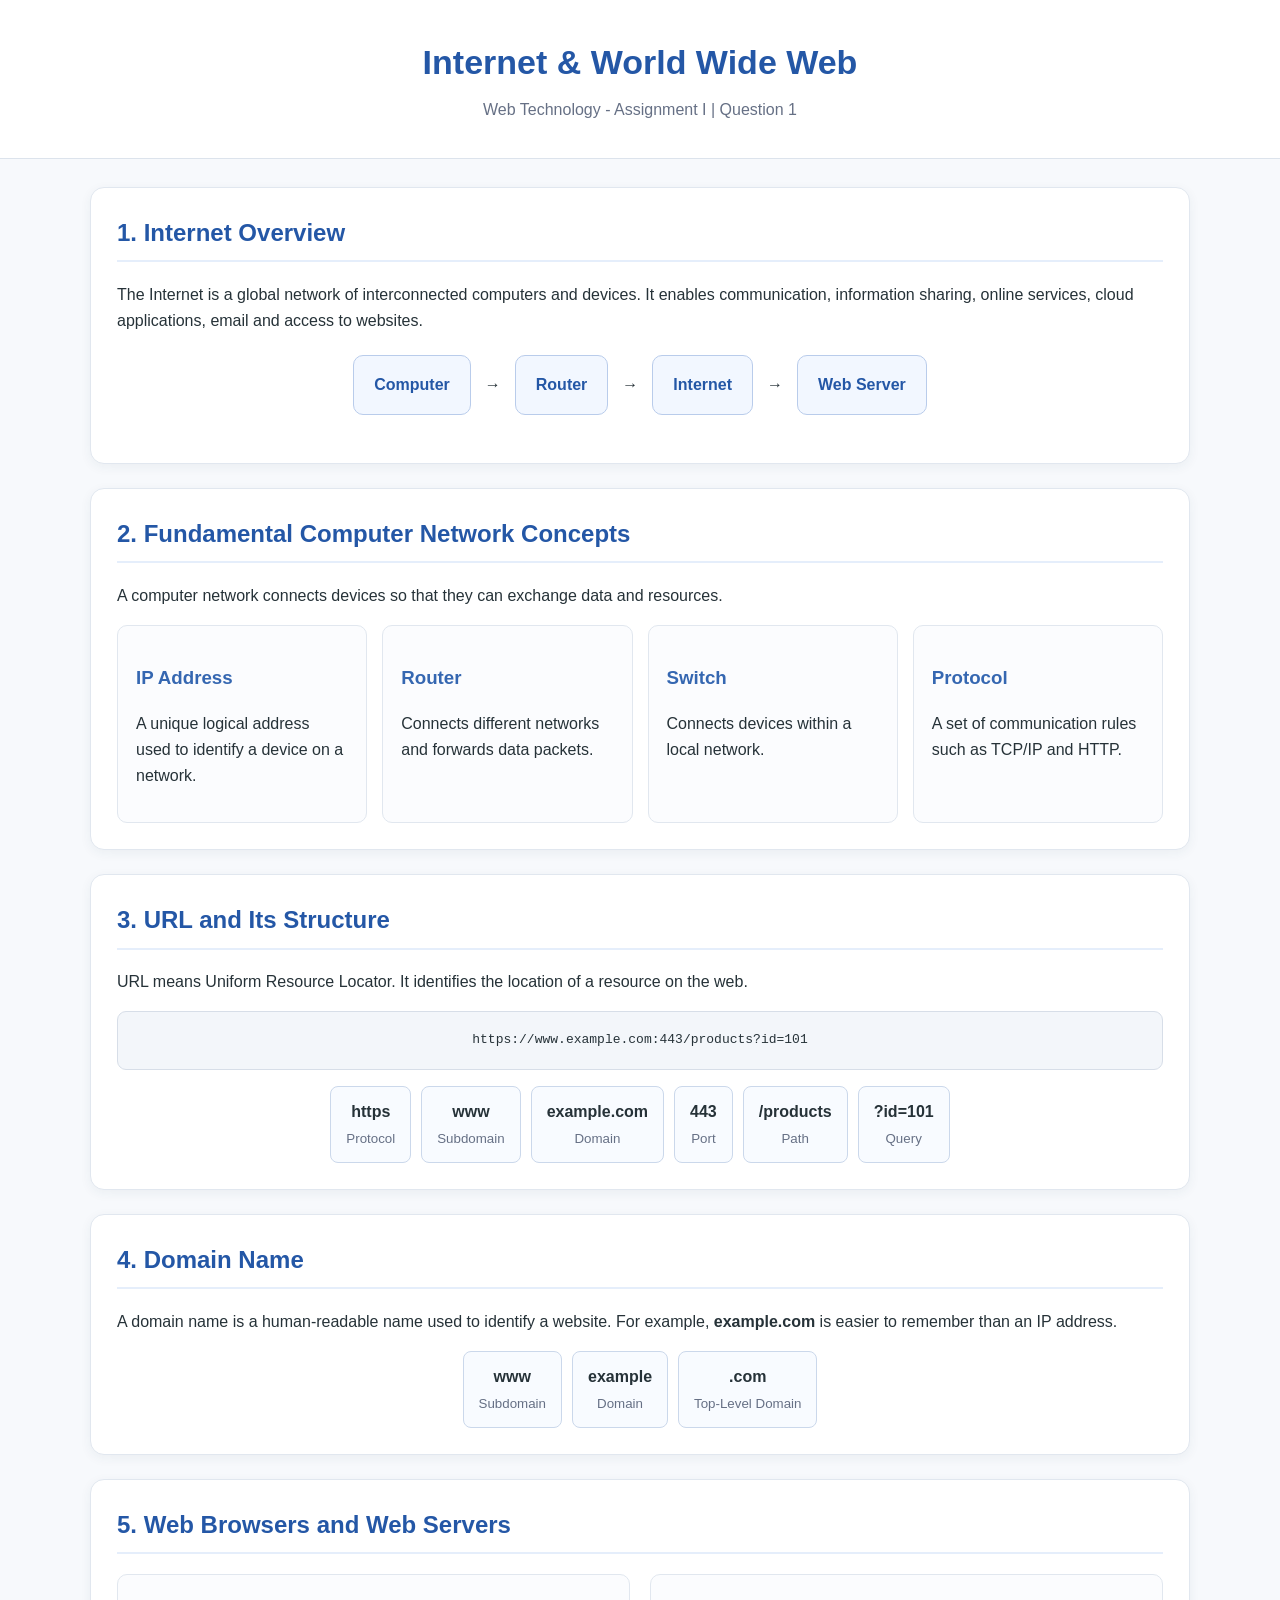
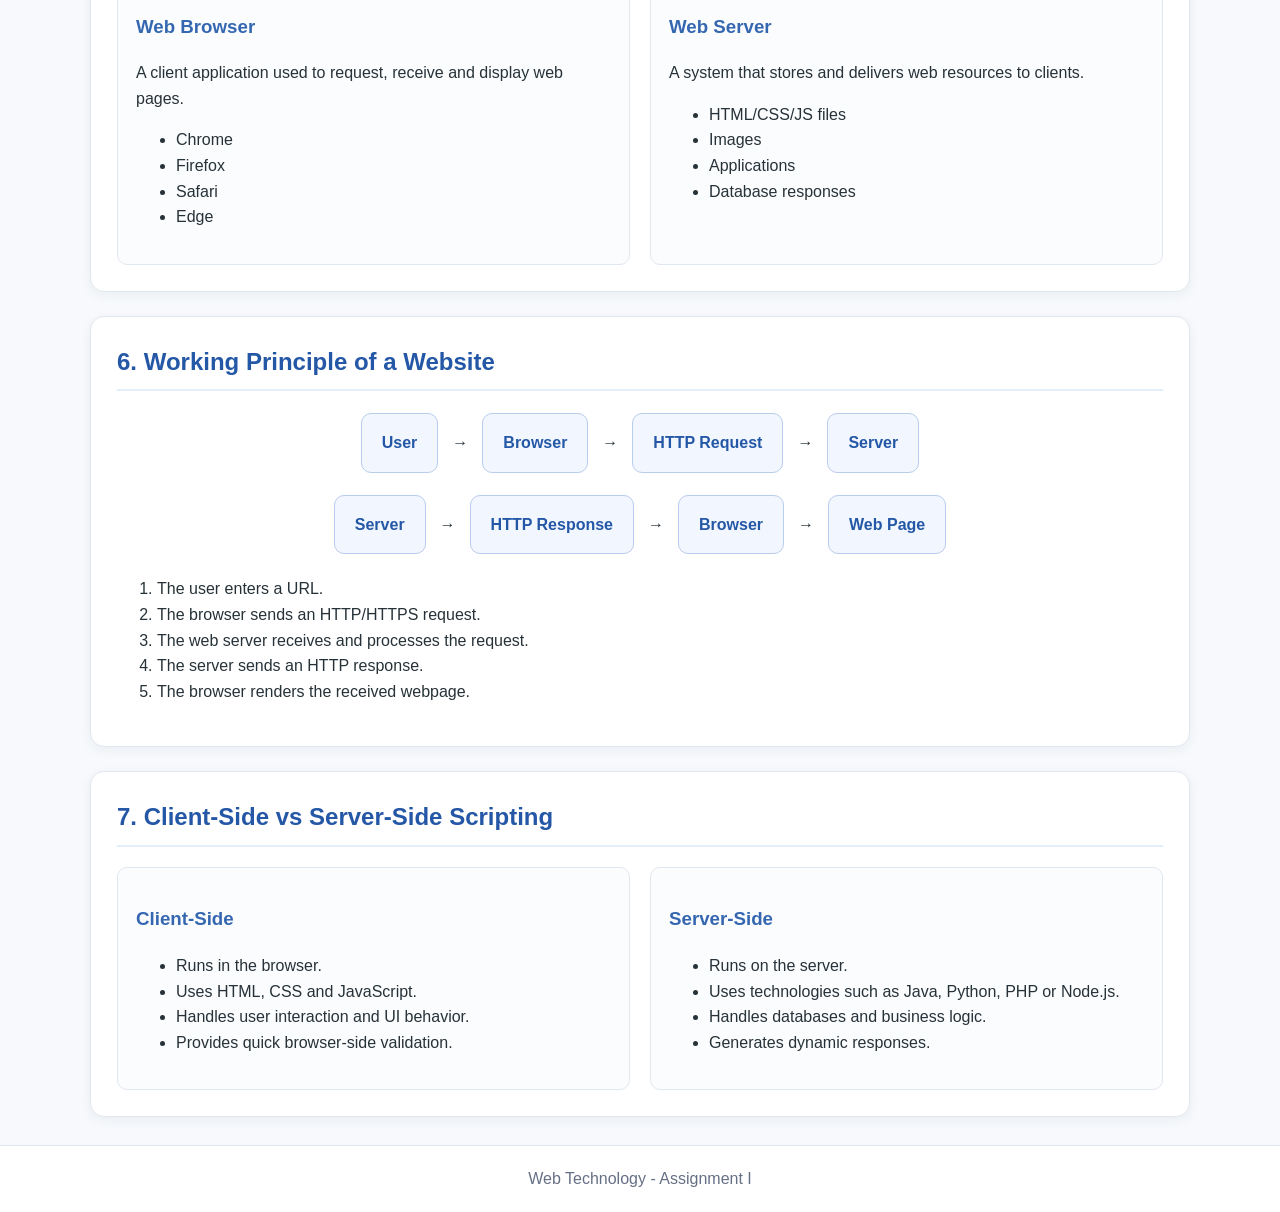
<file: Q1_Internet_and_Web/index.html>
<!DOCTYPE html>
<html lang="en">
<head>
    <meta charset="UTF-8">
    <meta name="viewport" content="width=device-width, initial-scale=1.0">
    <title>Q1 - Internet and Web Fundamentals</title>
    <link rel="stylesheet" href="style.css">
</head>
<body>
<header>
    <h1>Internet & World Wide Web</h1>
    <p>Web Technology - Assignment I | Question 1</p>
</header>

<main>
    <section>
        <h2>1. Internet Overview</h2>
        <p>
            The Internet is a global network of interconnected computers and devices.
            It enables communication, information sharing, online services, cloud
            applications, email and access to websites.
        </p>
        <div class="diagram">
            <div class="box">Computer</div><span>→</span>
            <div class="box">Router</div><span>→</span>
            <div class="box">Internet</div><span>→</span>
            <div class="box">Web Server</div>
        </div>
    </section>

    <section>
        <h2>2. Fundamental Computer Network Concepts</h2>
        <p>A computer network connects devices so that they can exchange data and resources.</p>
        <div class="cards">
            <article><h3>IP Address</h3><p>A unique logical address used to identify a device on a network.</p></article>
            <article><h3>Router</h3><p>Connects different networks and forwards data packets.</p></article>
            <article><h3>Switch</h3><p>Connects devices within a local network.</p></article>
            <article><h3>Protocol</h3><p>A set of communication rules such as TCP/IP and HTTP.</p></article>
        </div>
    </section>

    <section>
        <h2>3. URL and Its Structure</h2>
        <p>URL means Uniform Resource Locator. It identifies the location of a resource on the web.</p>
        <div class="url">https://www.example.com:443/products?id=101</div>
        <div class="parts">
            <span><b>https</b><small>Protocol</small></span>
            <span><b>www</b><small>Subdomain</small></span>
            <span><b>example.com</b><small>Domain</small></span>
            <span><b>443</b><small>Port</small></span>
            <span><b>/products</b><small>Path</small></span>
            <span><b>?id=101</b><small>Query</small></span>
        </div>
    </section>

    <section>
        <h2>4. Domain Name</h2>
        <p>
            A domain name is a human-readable name used to identify a website.
            For example, <b>example.com</b> is easier to remember than an IP address.
        </p>
        <div class="domain-diagram">
            <div><strong>www</strong><small>Subdomain</small></div>
            <div><strong>example</strong><small>Domain</small></div>
            <div><strong>.com</strong><small>Top-Level Domain</small></div>
        </div>
    </section>

    <section>
        <h2>5. Web Browsers and Web Servers</h2>
        <div class="two-column">
            <article>
                <h3>Web Browser</h3>
                <p>A client application used to request, receive and display web pages.</p>
                <ul><li>Chrome</li><li>Firefox</li><li>Safari</li><li>Edge</li></ul>
            </article>
            <article>
                <h3>Web Server</h3>
                <p>A system that stores and delivers web resources to clients.</p>
                <ul><li>HTML/CSS/JS files</li><li>Images</li><li>Applications</li><li>Database responses</li></ul>
            </article>
        </div>
    </section>

    <section>
        <h2>6. Working Principle of a Website</h2>
        <div class="flow">
            <div class="box">User</div><span>→</span>
            <div class="box">Browser</div><span>→</span>
            <div class="box">HTTP Request</div><span>→</span>
            <div class="box">Server</div>
        </div>
        <div class="flow">
            <div class="box">Server</div><span>→</span>
            <div class="box">HTTP Response</div><span>→</span>
            <div class="box">Browser</div><span>→</span>
            <div class="box">Web Page</div>
        </div>
        <ol>
            <li>The user enters a URL.</li>
            <li>The browser sends an HTTP/HTTPS request.</li>
            <li>The web server receives and processes the request.</li>
            <li>The server sends an HTTP response.</li>
            <li>The browser renders the received webpage.</li>
        </ol>
    </section>

    <section>
        <h2>7. Client-Side vs Server-Side Scripting</h2>
        <div class="two-column">
            <article>
                <h3>Client-Side</h3>
                <ul>
                    <li>Runs in the browser.</li>
                    <li>Uses HTML, CSS and JavaScript.</li>
                    <li>Handles user interaction and UI behavior.</li>
                    <li>Provides quick browser-side validation.</li>
                </ul>
            </article>
            <article>
                <h3>Server-Side</h3>
                <ul>
                    <li>Runs on the server.</li>
                    <li>Uses technologies such as Java, Python, PHP or Node.js.</li>
                    <li>Handles databases and business logic.</li>
                    <li>Generates dynamic responses.</li>
                </ul>
            </article>
        </div>
    </section>
</main>

<footer>Web Technology - Assignment I</footer>
</body>
</html>
</file>
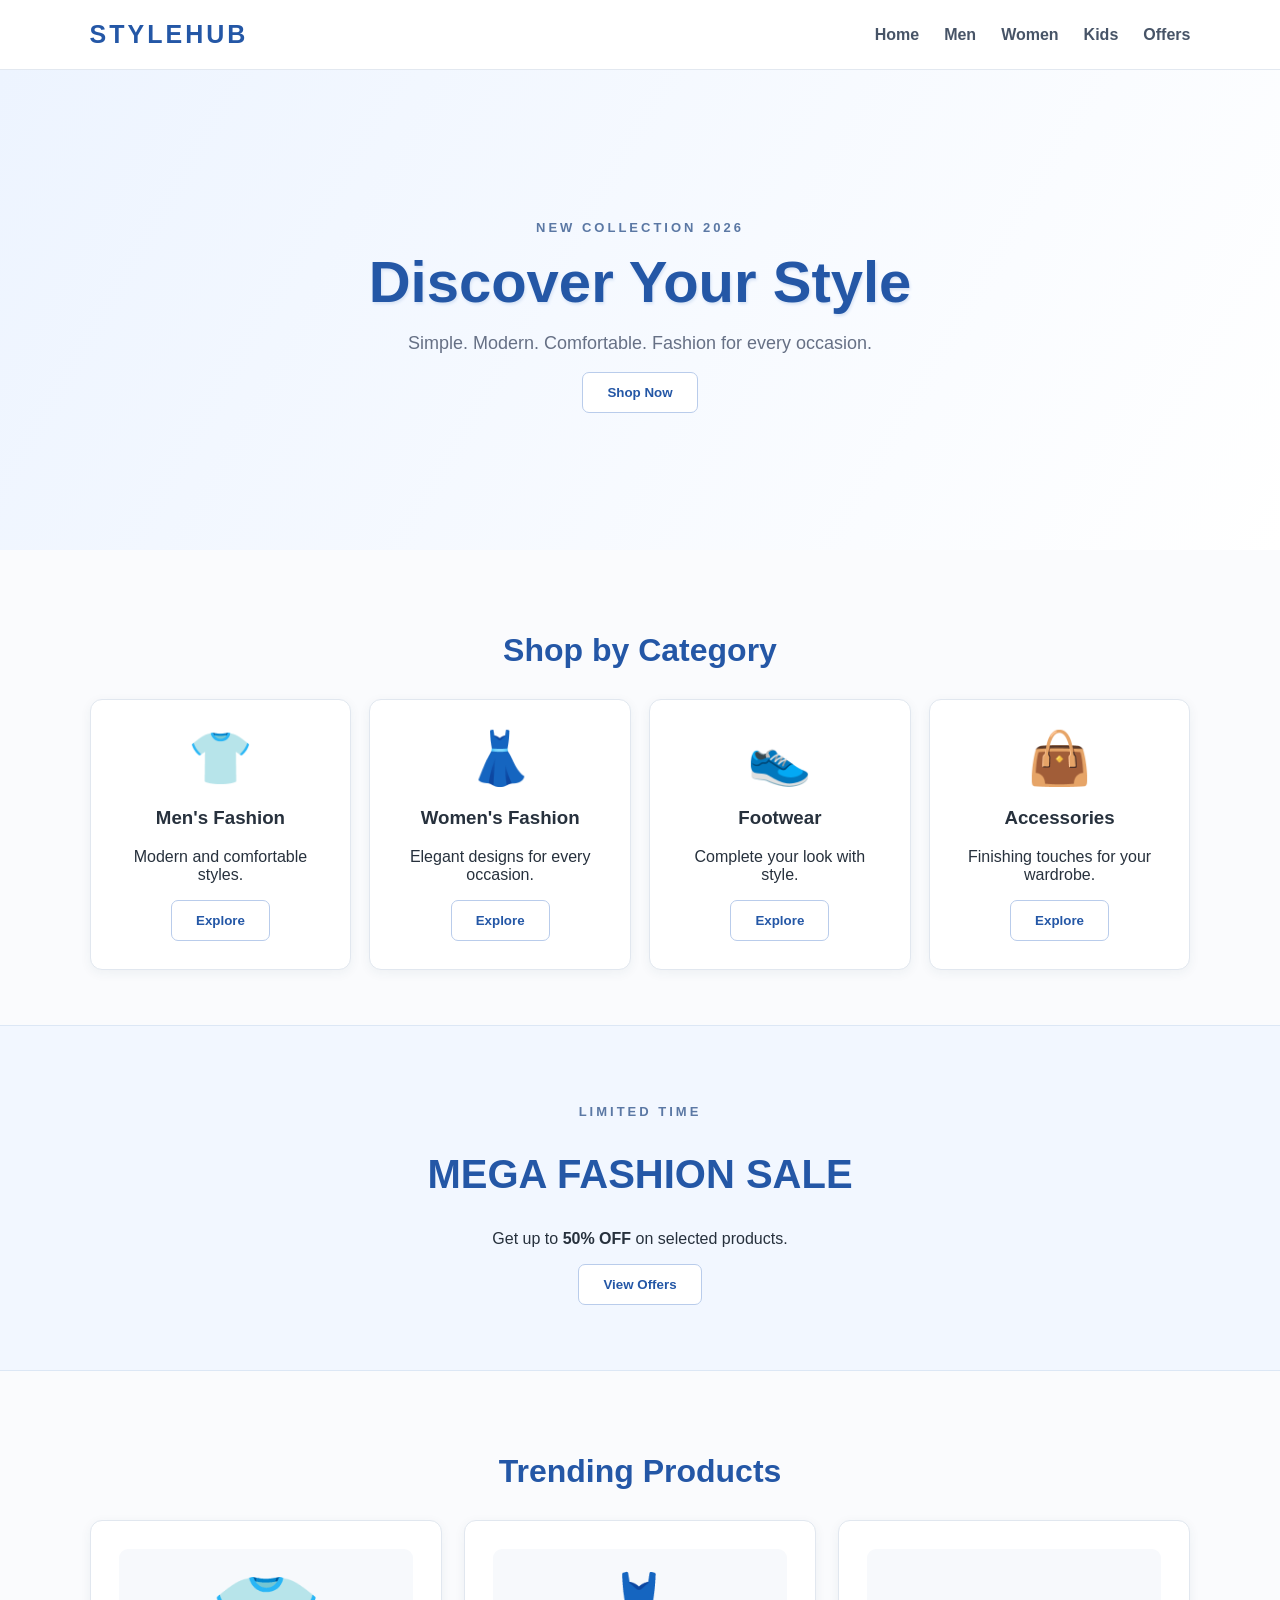
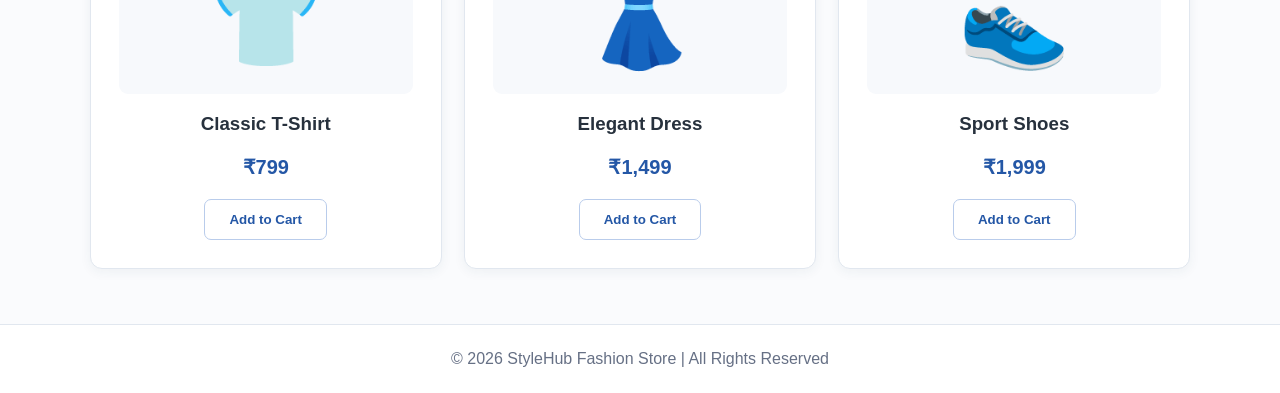
<file: Q3_Fashion_Store_Homepage/index.html>
<!DOCTYPE html>
<html lang="en">
<head>
<meta charset="UTF-8">
<meta name="viewport" content="width=device-width,initial-scale=1.0">
<title>Q3 - StyleHub Fashion Store</title>
<link rel="stylesheet" href="style.css">
</head>
<body>
<header>
<div class="logo">STYLEHUB</div>
<nav>
<a href="#">Home</a><a href="#">Men</a><a href="#">Women</a><a href="#">Kids</a><a href="#">Offers</a>
</nav>
</header>

<section class="hero">
<div>
<p class="eyebrow">NEW COLLECTION 2026</p>
<h1>Discover Your Style</h1>
<p>Simple. Modern. Comfortable. Fashion for every occasion.</p>
<button>Shop Now</button>
</div>
</section>

<section class="section">
<h2>Shop by Category</h2>
<div class="columns">
<article><div class="emoji">👕</div><h3>Men's Fashion</h3><p>Modern and comfortable styles.</p><button>Explore</button></article>
<article><div class="emoji">👗</div><h3>Women's Fashion</h3><p>Elegant designs for every occasion.</p><button>Explore</button></article>
<article><div class="emoji">👟</div><h3>Footwear</h3><p>Complete your look with style.</p><button>Explore</button></article>
<article><div class="emoji">👜</div><h3>Accessories</h3><p>Finishing touches for your wardrobe.</p><button>Explore</button></article>
</div>
</section>

<section class="offer">
<p class="eyebrow">LIMITED TIME</p>
<h2>MEGA FASHION SALE</h2>
<p>Get up to <strong>50% OFF</strong> on selected products.</p>
<button>View Offers</button>
</section>

<section class="section">
<h2>Trending Products</h2>
<div class="products">
<article class="product"><div class="product-icon">👕</div><h3>Classic T-Shirt</h3><p>₹799</p><button>Add to Cart</button></article>
<article class="product"><div class="product-icon">👗</div><h3>Elegant Dress</h3><p>₹1,499</p><button>Add to Cart</button></article>
<article class="product"><div class="product-icon">👟</div><h3>Sport Shoes</h3><p>₹1,999</p><button>Add to Cart</button></article>
</div>
</section>

<footer>© 2026 StyleHub Fashion Store | All Rights Reserved</footer>
</body>
</html>
</file>
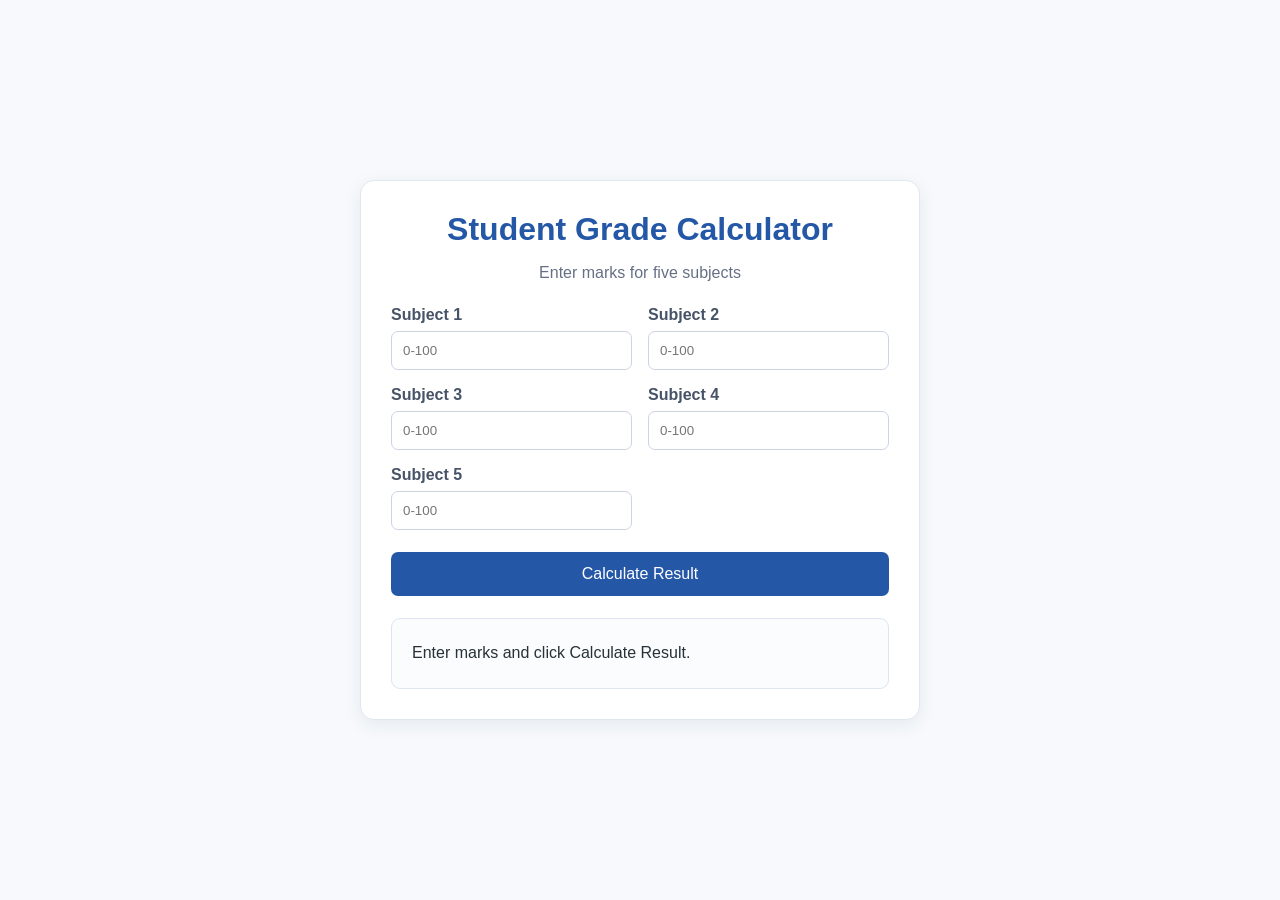
<file: Q4_Student_Grade_Calculator/index.html>
<!DOCTYPE html>
<html lang="en">
<head>
<meta charset="UTF-8">
<meta name="viewport" content="width=device-width,initial-scale=1.0">
<title>Q4 - Student Grade Calculator</title>
<link rel="stylesheet" href="style.css">
</head>
<body>
<div class="container">
<header><h1>Student Grade Calculator</h1><p>Enter marks for five subjects</p></header>

<div class="subjects">
<label>Subject 1 <input id="mark1" type="number" min="0" max="100" placeholder="0-100"></label>
<label>Subject 2 <input id="mark2" type="number" min="0" max="100" placeholder="0-100"></label>
<label>Subject 3 <input id="mark3" type="number" min="0" max="100" placeholder="0-100"></label>
<label>Subject 4 <input id="mark4" type="number" min="0" max="100" placeholder="0-100"></label>
<label>Subject 5 <input id="mark5" type="number" min="0" max="100" placeholder="0-100"></label>
</div>

<button onclick="calculateGrade()">Calculate Result</button>
<div id="result" class="result">Enter marks and click Calculate Result.</div>
</div>
<script src="script.js"></script>
</body>
</html>
</file>
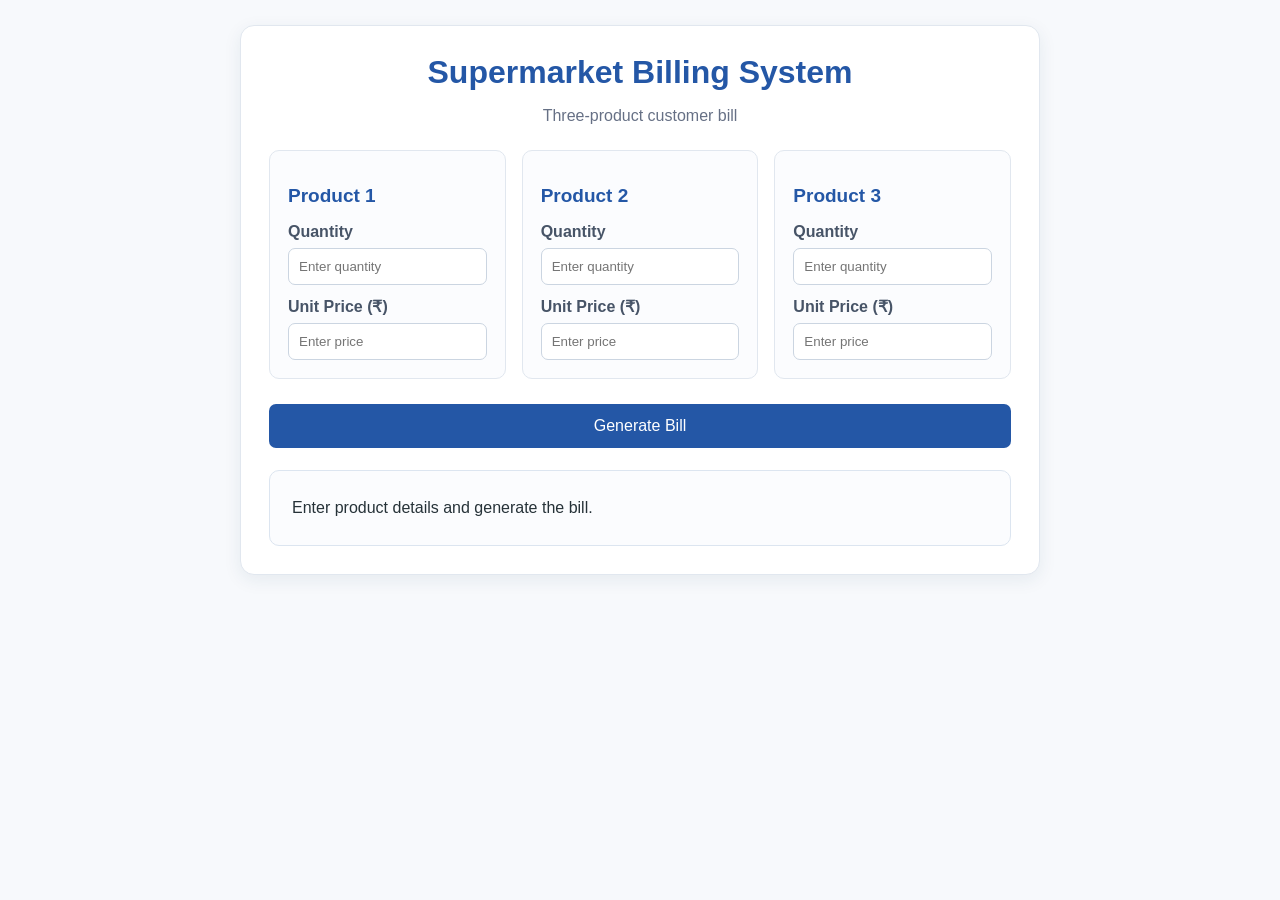
<file: Q5_Supermarket_Billing_System/index.html>
<!DOCTYPE html>
<html lang="en">
<head>
<meta charset="UTF-8">
<meta name="viewport" content="width=device-width,initial-scale=1.0">
<title>Q5 - Supermarket Billing System</title>
<link rel="stylesheet" href="style.css">
</head>
<body>
<div class="container">
<header><h1>Supermarket Billing System</h1><p>Three-product customer bill</p></header>

<div class="products">
<section>
<h2>Product 1</h2>
<label>Quantity<input id="qty1" type="number" min="0" placeholder="Enter quantity"></label>
<label>Unit Price (₹)<input id="price1" type="number" min="0" step="0.01" placeholder="Enter price"></label>
</section>

<section>
<h2>Product 2</h2>
<label>Quantity<input id="qty2" type="number" min="0" placeholder="Enter quantity"></label>
<label>Unit Price (₹)<input id="price2" type="number" min="0" step="0.01" placeholder="Enter price"></label>
</section>

<section>
<h2>Product 3</h2>
<label>Quantity<input id="qty3" type="number" min="0" placeholder="Enter quantity"></label>
<label>Unit Price (₹)<input id="price3" type="number" min="0" step="0.01" placeholder="Enter price"></label>
</section>
</div>

<button onclick="calculateBill()">Generate Bill</button>
<div id="bill" class="bill">Enter product details and generate the bill.</div>
</div>
<script src="script.js"></script>
</body>
</html>
</file>
<file: Q1_Internet_and_Web/style.css>
*{box-sizing:border-box}body{margin:0;font-family:Arial,sans-serif;background:#f7f9fc;color:#263238;line-height:1.6}header{background:#ffffff;padding:35px 20px;text-align:center;border-bottom:1px solid #dce3ec}header h1{margin:0;color:#2457a6;font-size:34px}header p{margin:8px 0 0;color:#667085}main{width:92%;max-width:1100px;margin:28px auto}section{background:#fff;padding:26px;margin-bottom:24px;border:1px solid #e1e7ef;border-radius:14px;box-shadow:0 3px 12px rgba(30,60,90,.06)}h2{color:#2457a6;margin-top:0;border-bottom:2px solid #e5eefb;padding-bottom:8px}h3{color:#3567b1}.diagram,.flow{display:flex;justify-content:center;align-items:center;gap:14px;flex-wrap:wrap;margin:22px 0}.box{padding:16px 20px;border:1px solid #b9cceb;border-radius:10px;background:#f2f7ff;color:#2457a6;font-weight:bold}.cards{display:grid;grid-template-columns:repeat(4,1fr);gap:15px}.cards article,.two-column article{padding:18px;background:#fbfcfe;border:1px solid #e1e7ef;border-radius:10px}.url{padding:18px;text-align:center;background:#f3f6fa;border:1px solid #d7dee8;border-radius:9px;font-family:monospace;word-break:break-all}.parts,.domain-diagram{display:flex;justify-content:center;gap:10px;flex-wrap:wrap;margin-top:16px}.parts span,.domain-diagram div{padding:12px 15px;background:#f8fbff;border:1px solid #cbd8eb;border-radius:8px;text-align:center}.parts small,.domain-diagram small{display:block;color:#667085;margin-top:4px}.two-column{display:grid;grid-template-columns:1fr 1fr;gap:20px}footer{text-align:center;padding:20px;background:#fff;border-top:1px solid #e1e7ef;color:#667085}@media(max-width:800px){.cards{grid-template-columns:1fr 1fr}.two-column{grid-template-columns:1fr}}@media(max-width:500px){.cards{grid-template-columns:1fr}header h1{font-size:27px}}
</file>
<file: Q3_Fashion_Store_Homepage/style.css>
*{box-sizing:border-box}body{margin:0;font-family:Arial,sans-serif;background:#fafbfd;color:#27313d}header{background:#fff;border-bottom:1px solid #e2e8f0;padding:20px 7%;display:flex;justify-content:space-between;align-items:center}.logo{font-size:25px;font-weight:bold;letter-spacing:3px;color:#2457a6}nav{display:flex;gap:25px}nav a{text-decoration:none;color:#475467;font-weight:bold}nav a:hover{color:#2457a6}.hero{min-height:480px;background:linear-gradient(120deg,#edf4ff,#fff);display:flex;align-items:center;justify-content:center;text-align:center;padding:40px}.hero h1{font-size:58px;color:#2457a6;margin:12px 0;text-shadow:1px 2px 3px #d7e3f5}.hero p{font-size:18px;color:#667085}.eyebrow{letter-spacing:3px;font-size:13px!important;font-weight:bold;color:#5b78a4!important}.hero button,.offer button,.columns button,.product button{padding:12px 24px;border:1px solid #b9cceb;border-radius:7px;background:#fff;color:#2457a6;font-weight:bold;cursor:pointer}.hero button:hover,.offer button:hover,.columns button:hover,.product button:hover{background:#f2f7ff;transform:translateY(-2px)}.section{padding:55px 7%;text-align:center}.section h2{font-size:32px;color:#2457a6;margin-bottom:30px}.columns{display:grid;grid-template-columns:repeat(4,1fr);gap:18px}.columns article,.product{background:#fff;border:1px solid #e1e7ef;border-radius:12px;padding:28px;box-shadow:0 3px 12px rgba(30,60,90,.06);transition:.3s}.columns article:hover,.product:hover{transform:translateY(-7px);box-shadow:0 8px 20px rgba(30,60,90,.1)}.emoji{font-size:52px}.offer{padding:65px 20px;text-align:center;background:#f2f7ff;border-top:1px solid #dce7f5;border-bottom:1px solid #dce7f5}.offer h2{font-size:40px;color:#2457a6;animation:pulse 2s infinite}.products{display:grid;grid-template-columns:repeat(3,1fr);gap:22px}.product-icon{font-size:90px;padding:20px;background:#f7f9fc;border-radius:9px}.product p{font-size:20px;font-weight:bold;color:#2457a6}footer{text-align:center;background:#fff;border-top:1px solid #e1e7ef;padding:25px;color:#667085}@keyframes pulse{0%,100%{transform:scale(1)}50%{transform:scale(1.06)}}@media(max-width:800px){header{flex-direction:column;gap:15px}nav{flex-wrap:wrap;justify-content:center}.columns{grid-template-columns:1fr 1fr}.products{grid-template-columns:1fr}.hero h1{font-size:42px}}@media(max-width:500px){.columns{grid-template-columns:1fr}.hero h1{font-size:34px}}
</file>
<file: Q4_Student_Grade_Calculator/style.css>
*{box-sizing:border-box}body{margin:0;min-height:100vh;display:flex;align-items:center;justify-content:center;font-family:Arial,sans-serif;background:#f7f9fc;color:#263238;padding:20px}.container{width:100%;max-width:560px;background:#fff;border:1px solid #e1e7ef;border-radius:14px;padding:30px;box-shadow:0 5px 18px rgba(30,60,90,.08)}header{text-align:center;margin-bottom:24px}h1{color:#2457a6;margin:0}header p{color:#667085}.subjects{display:grid;grid-template-columns:1fr 1fr;gap:16px}label{font-weight:bold;color:#475467}input{display:block;width:100%;margin-top:7px;padding:11px;border:1px solid #cbd5e1;border-radius:7px}input:focus{outline:none;border-color:#5b86c5;box-shadow:0 0 0 3px #eaf2ff}button{width:100%;margin-top:22px;padding:13px;border:0;border-radius:7px;background:#2457a6;color:#fff;font-size:16px;cursor:pointer}.result{margin-top:22px;padding:20px;border:1px solid #dce5f0;border-radius:9px;background:#fbfcfe;line-height:1.8}.pass{color:#2e7d32}.fail{color:#c62828}@media(max-width:500px){.subjects{grid-template-columns:1fr}}
</file>
<file: Q5_Supermarket_Billing_System/style.css>
*{box-sizing:border-box}body{margin:0;font-family:Arial,sans-serif;background:#f7f9fc;color:#263238;padding:25px}.container{max-width:800px;margin:auto;background:#fff;border:1px solid #e1e7ef;border-radius:14px;padding:28px;box-shadow:0 5px 18px rgba(30,60,90,.08)}header{text-align:center}h1{color:#2457a6;margin:0}header p{color:#667085}.products{display:grid;grid-template-columns:repeat(3,1fr);gap:16px;margin:25px 0}.products section{padding:18px;background:#fbfcfe;border:1px solid #e1e7ef;border-radius:10px}.products h2{font-size:19px;color:#2457a6}label{font-weight:bold;color:#475467;display:block;margin-top:12px}input{width:100%;margin-top:7px;padding:10px;border:1px solid #cbd5e1;border-radius:7px}input:focus{outline:none;border-color:#5b86c5;box-shadow:0 0 0 3px #eaf2ff}button{width:100%;padding:13px;border:0;border-radius:7px;background:#2457a6;color:#fff;font-size:16px;cursor:pointer}.bill{margin-top:22px;padding:22px;background:#fbfcfe;border:1px solid #dce5f0;border-radius:10px;line-height:1.9}.bill h2{color:#2457a6;border-bottom:1px solid #dce5f0;padding-bottom:8px}.final{font-size:20px;color:#2457a6;font-weight:bold}@media(max-width:700px){.products{grid-template-columns:1fr}}
</file>
